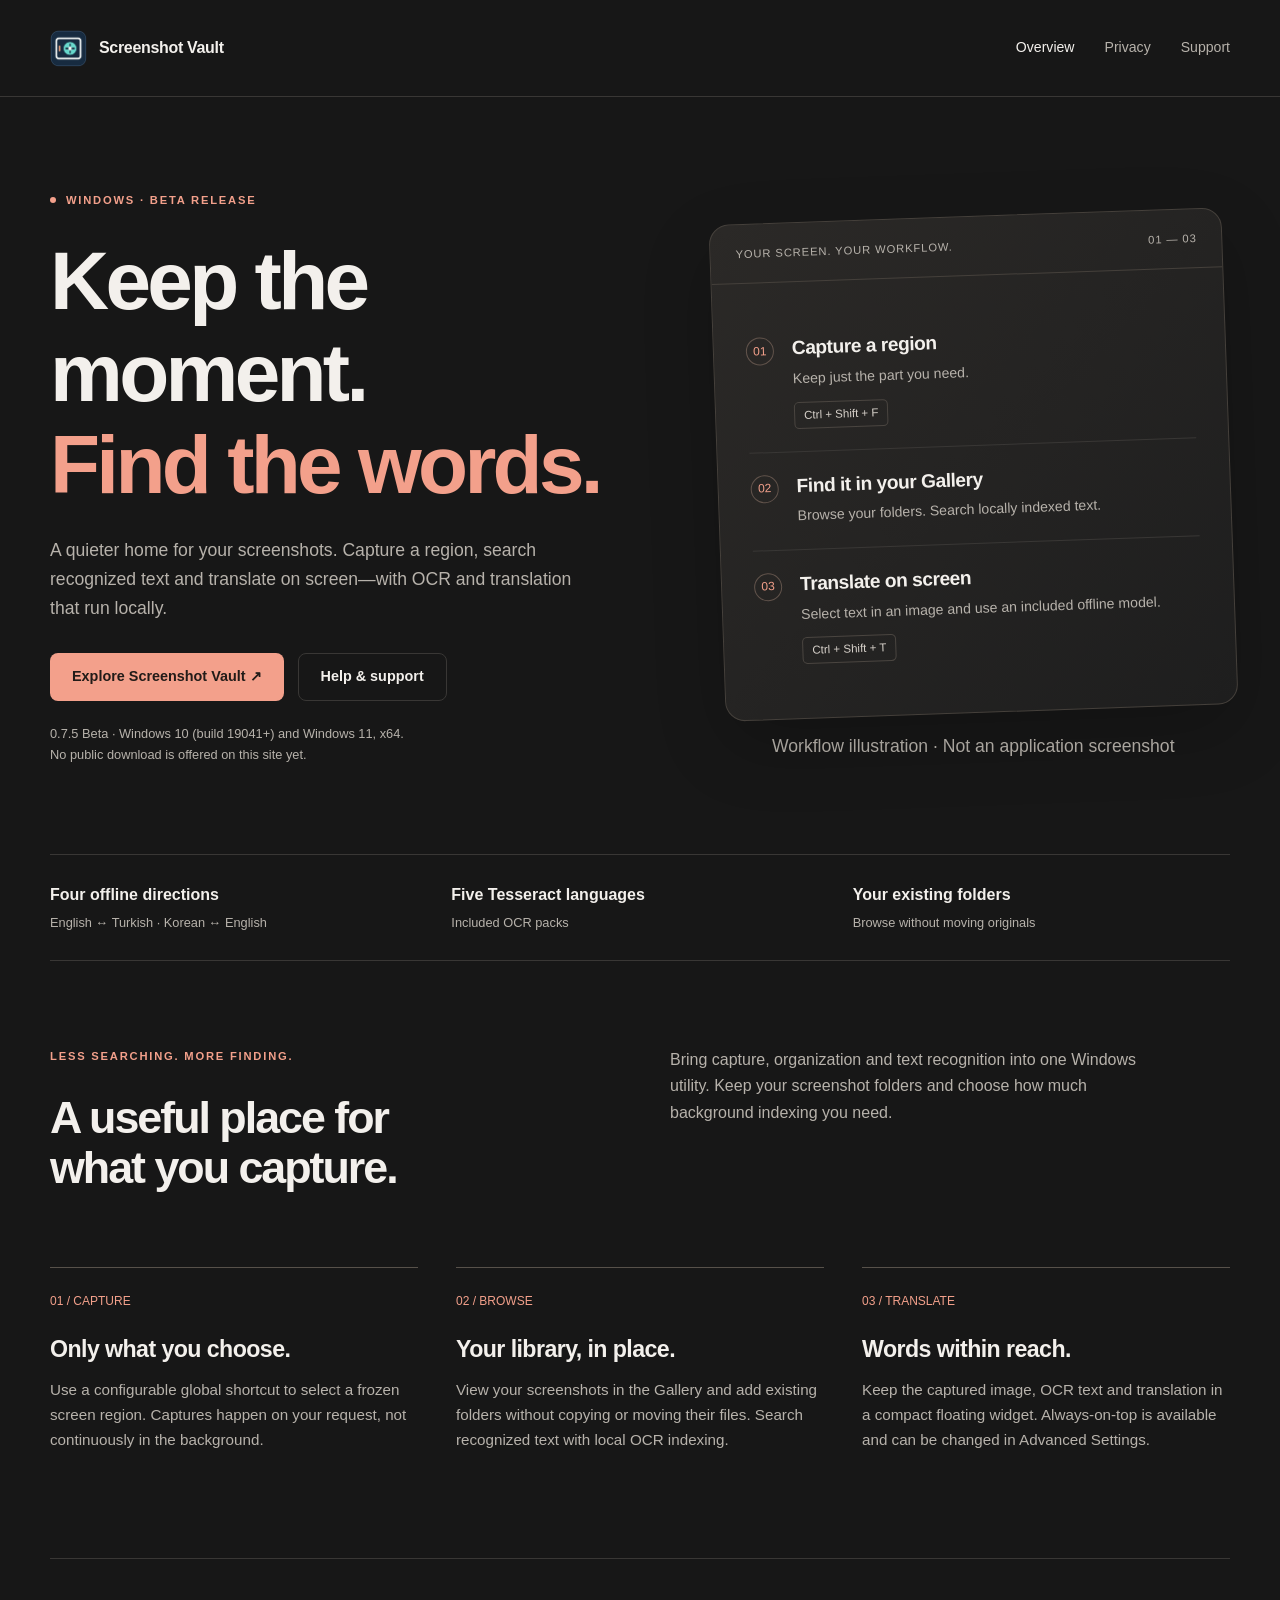
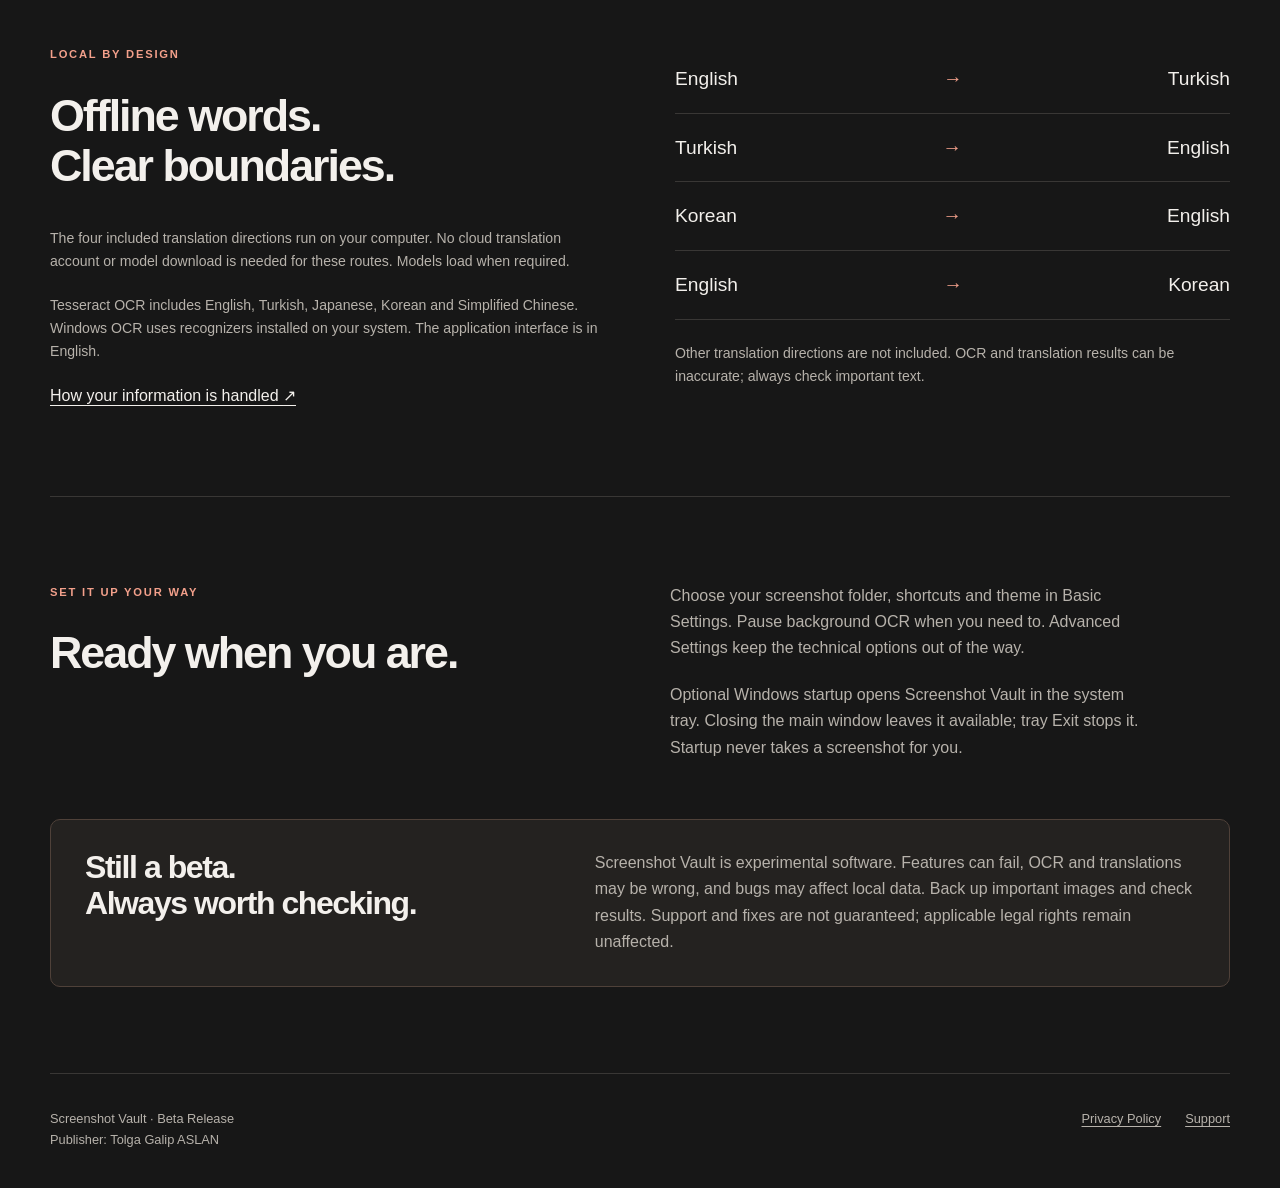
<file: index.html>
<!doctype html>
<html lang="en">
<head>
<meta charset="utf-8">
<meta name="viewport" content="width=device-width, initial-scale=1">
<meta name="description" content="A Windows screenshot Gallery with local OCR search and offline English/Turkish and Korean/English translation. Currently in Beta.">
<meta name="theme-color" content="#171717">
<title>Screenshot Vault — Screenshots, OCR &amp; offline translation</title>
<link rel="icon" type="image/png" href="assets/app-icon.png">
<link rel="stylesheet" href="styles.css">
</head>
<body>
<a class="skip" href="#main">Skip to content</a>
<header class="header"><nav class="nav wrap" aria-label="Main navigation">
<a class="brand" href="index.html"><img src="assets/app-icon.png" width="37" height="37" alt="">Screenshot Vault</a>
<div class="nav-links"><a href="index.html" aria-current="page">Overview</a><a href="privacy.html">Privacy</a><a href="support.html">Support</a></div>
</nav></header>
<main id="main" class="wrap">
<section class="hero" aria-labelledby="hero-title">
<div><div class="eyebrow"><span class="dot" aria-hidden="true"></span>Windows · Beta Release</div>
<h1 id="hero-title">Keep the moment.<br><span class="accent">Find the words.</span></h1>
<p>A quieter home for your screenshots. Capture a region, search recognized text and translate on screen—with OCR and translation that run locally.</p>
<div class="actions"><a class="button" href="#features">Explore Screenshot Vault <span aria-hidden="true">&nbsp;↗</span></a><a class="button secondary" href="support.html">Help &amp; support</a></div>
<p class="fine">0.7.5 Beta · Windows 10 (build 19041+) and Windows 11, x64.<br>No public download is offered on this site yet.</p></div>
<div><div class="workflow" aria-label="Illustrated local workflow, not an application screenshot">
<div class="workflow-top"><span>Your screen. Your workflow.</span><span>01 — 03</span></div>
<div class="workflow-body">
<div class="flow-step"><span class="step-number" aria-hidden="true">01</span><div><h3>Capture a region</h3><p>Keep just the part you need.</p><span class="shortcut">Ctrl + Shift + F</span></div></div>
<div class="flow-step"><span class="step-number" aria-hidden="true">02</span><div><h3>Find it in your Gallery</h3><p>Browse your folders. Search locally indexed text.</p></div></div>
<div class="flow-step"><span class="step-number" aria-hidden="true">03</span><div><h3>Translate on screen</h3><p>Select text in an image and use an included offline model.</p><span class="shortcut">Ctrl + Shift + T</span></div></div>
</div></div><p class="workflow-caption">Workflow illustration · Not an application screenshot</p></div>
</section>
<div class="facts"><div class="fact"><strong>Four offline directions</strong>English ↔ Turkish · Korean ↔ English</div><div class="fact"><strong>Five Tesseract languages</strong>Included OCR packs</div><div class="fact"><strong>Your existing folders</strong>Browse without moving originals</div></div>
<section class="section" id="features" aria-labelledby="features-title">
<div class="section-head"><div><div class="eyebrow">Less searching. More finding.</div><h2 id="features-title">A useful place for<br>what you capture.</h2></div><p>Bring capture, organization and text recognition into one Windows utility. Keep your screenshot folders and choose how much background indexing you need.</p></div>
<div class="features"><article class="feature"><div class="label">01 / CAPTURE</div><h3>Only what you choose.</h3><p>Use a configurable global shortcut to select a frozen screen region. Captures happen on your request, not continuously in the background.</p></article>
<article class="feature"><div class="label">02 / BROWSE</div><h3>Your library, in place.</h3><p>View your screenshots in the Gallery and add existing folders without copying or moving their files. Search recognized text with local OCR indexing.</p></article>
<article class="feature"><div class="label">03 / TRANSLATE</div><h3>Words within reach.</h3><p>Keep the captured image, OCR text and translation in a compact floating widget. Always-on-top is available and can be changed in Advanced Settings.</p></article></div>
</section>
<section class="section language-panel" aria-labelledby="languages-title"><div><div class="eyebrow">Local by design</div><h2 id="languages-title">Offline words.<br>Clear boundaries.</h2><p class="note">The four included translation directions run on your computer. No cloud translation account or model download is needed for these routes. Models load when required.</p><p class="note">Tesseract OCR includes English, Turkish, Japanese, Korean and Simplified Chinese. Windows OCR uses recognizers installed on your system. The application interface is in English.</p><a href="privacy.html">How your information is handled <span aria-hidden="true">↗</span></a></div>
<div><ul class="routes" aria-label="Included offline translation directions"><li>English <span aria-label="to">→</span> Turkish</li><li>Turkish <span aria-label="to">→</span> English</li><li>Korean <span aria-label="to">→</span> English</li><li>English <span aria-label="to">→</span> Korean</li></ul><p class="note" style="margin-top:22px">Other translation directions are not included. OCR and translation results can be inaccurate; always check important text.</p></div></section>
<section class="section" aria-labelledby="control-title"><div class="section-head"><div><div class="eyebrow">Set it up your way</div><h2 id="control-title">Ready when you are.</h2></div><div><p>Choose your screenshot folder, shortcuts and theme in Basic Settings. Pause background OCR when you need to. Advanced Settings keep the technical options out of the way.</p><p>Optional Windows startup opens Screenshot Vault in the system tray. Closing the main window leaves it available; tray Exit stops it. Startup never takes a screenshot for you.</p></div></div>
<div class="beta"><h2>Still a beta.<br>Always worth checking.</h2><p>Screenshot Vault is experimental software. Features can fail, OCR and translations may be wrong, and bugs may affect local data. Back up important images and check results. Support and fixes are not guaranteed; applicable legal rights remain unaffected.</p></div></section>
</main>
<footer class="footer wrap"><div>Screenshot Vault · Beta Release<br>Publisher: Tolga Galip ASLAN</div>
<div class="footer-links"><a href="privacy.html">Privacy Policy</a><a href="support.html">Support</a></div></footer>
</body></html>
</file>
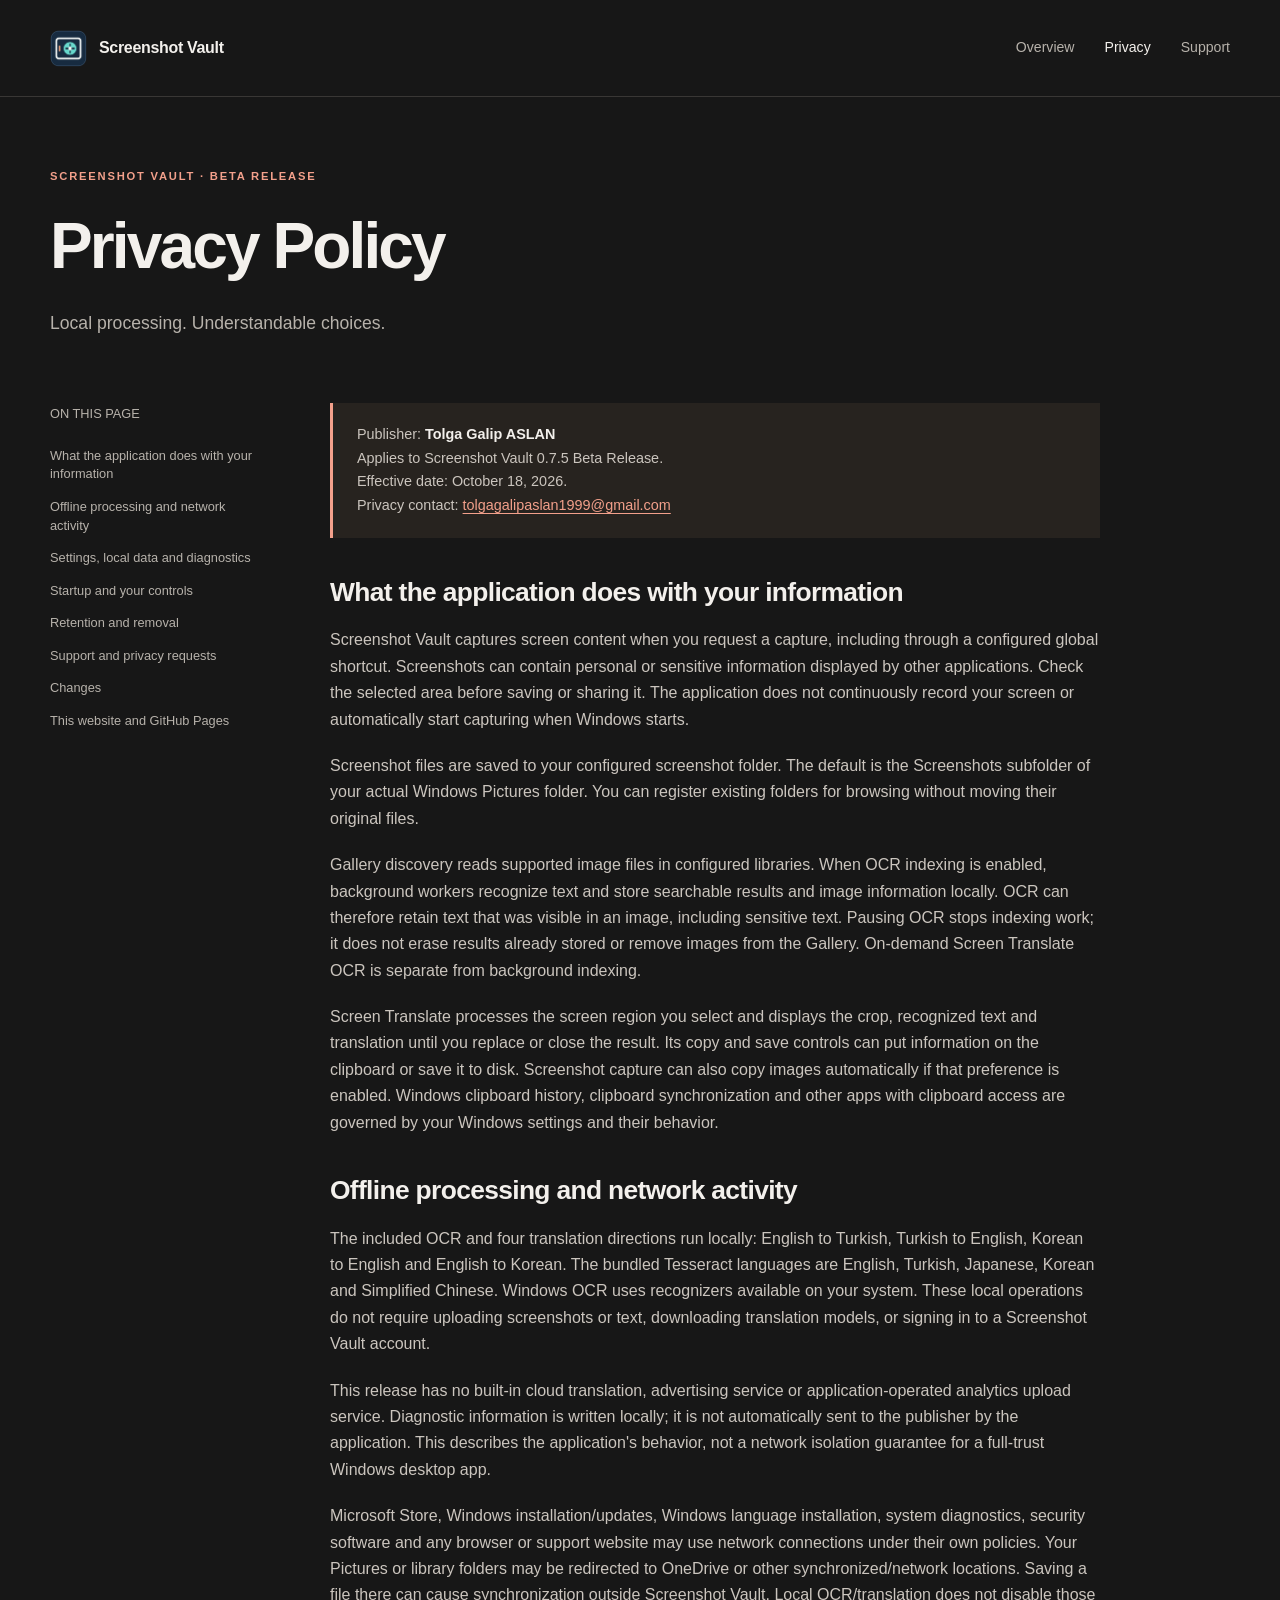
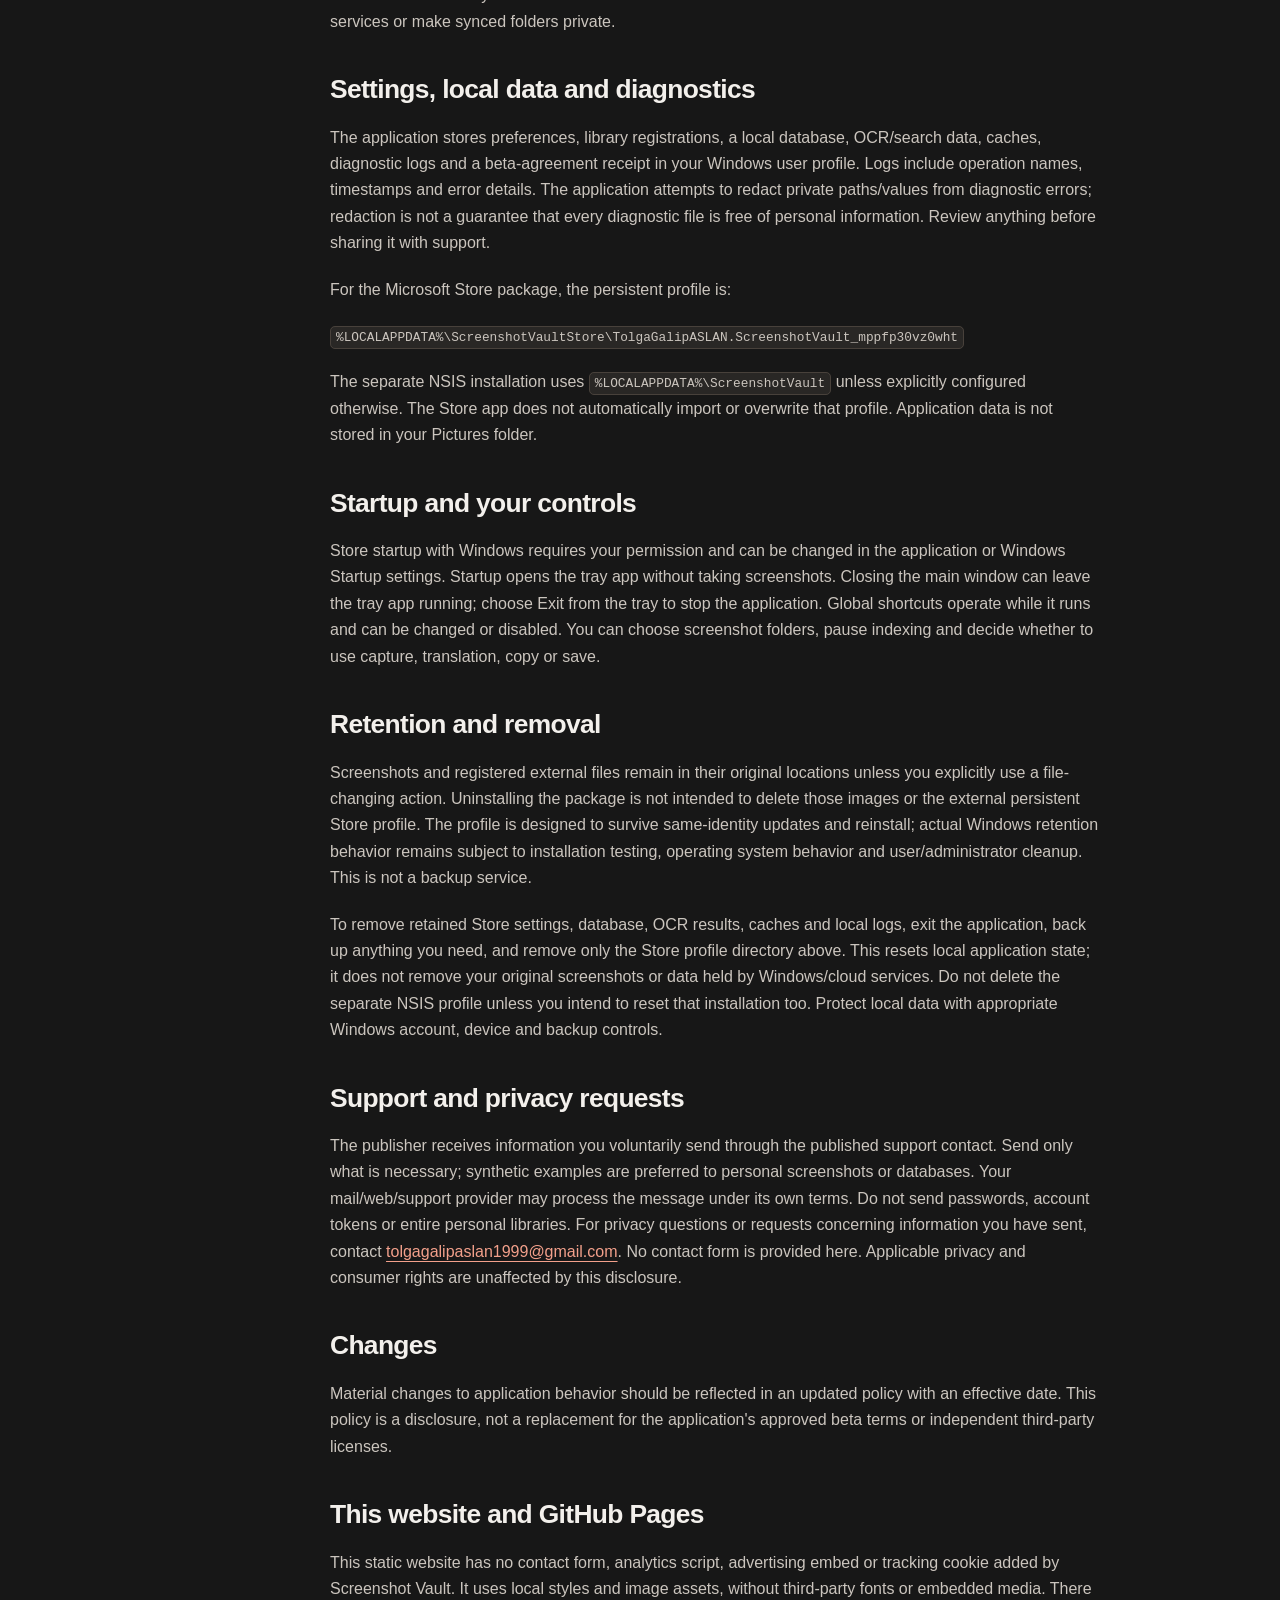
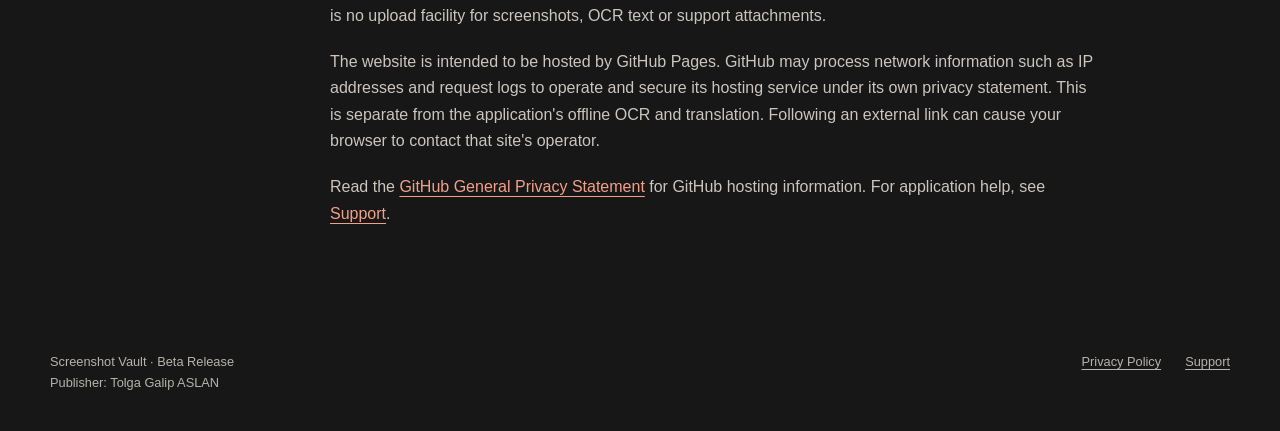
<file: privacy.html>
<!doctype html>
<html lang="en">
<head>
<meta charset="utf-8">
<meta name="viewport" content="width=device-width, initial-scale=1">
<meta name="description" content="How Screenshot Vault handles screenshots, local OCR, offline translations, settings and retained data.">
<meta name="theme-color" content="#171717">
<title>Privacy Policy — Screenshot Vault</title>
<link rel="icon" type="image/png" href="assets/app-icon.png">
<link rel="stylesheet" href="styles.css">
</head>
<body>
<a class="skip" href="#main">Skip to content</a>
<header class="header"><nav class="nav wrap" aria-label="Main navigation">
<a class="brand" href="index.html"><img src="assets/app-icon.png" width="37" height="37" alt="">Screenshot Vault</a>
<div class="nav-links"><a href="index.html">Overview</a><a href="privacy.html" aria-current="page">Privacy</a><a href="support.html">Support</a></div>
</nav></header>
<main id="main" class="wrap"><header class="page-intro"><div class="eyebrow">Screenshot Vault · Beta Release</div><h1>Privacy Policy</h1><p>Local processing. Understandable choices.</p></header><div class="document-layout"><aside class="toc" aria-label="On this page"><strong>ON THIS PAGE</strong><a href="#what-the-application-does-with-your-information">What the application does with your information</a><a href="#offline-processing-and-network-activity">Offline processing and network activity</a><a href="#settings-local-data-and-diagnostics">Settings, local data and diagnostics</a><a href="#startup-and-your-controls">Startup and your controls</a><a href="#retention-and-removal">Retention and removal</a><a href="#support-and-privacy-requests">Support and privacy requests</a><a href="#changes">Changes</a><a href="#this-website-and-github-pages">This website and GitHub Pages</a></aside><article class="prose" aria-label="Privacy Policy"><div class="notice"><p>Publisher: <strong>Tolga Galip ASLAN</strong><br>Applies to Screenshot Vault 0.7.5 Beta Release.<br>Effective date: October 18, 2026.<br>Privacy contact: <a href="mailto:tolgagalipaslan1999@gmail.com">tolgagalipaslan1999@gmail.com</a></p></div><h2 id="what-the-application-does-with-your-information">What the application does with your information</h2>
<p>Screenshot Vault captures screen content when you request a capture, including through a configured global shortcut. Screenshots can contain personal or sensitive information displayed by other applications. Check the selected area before saving or sharing it. The application does not continuously record your screen or automatically start capturing when Windows starts.</p>
<p>Screenshot files are saved to your configured screenshot folder. The default is the Screenshots subfolder of your actual Windows Pictures folder. You can register existing folders for browsing without moving their original files.</p>
<p>Gallery discovery reads supported image files in configured libraries. When OCR indexing is enabled, background workers recognize text and store searchable results and image information locally. OCR can therefore retain text that was visible in an image, including sensitive text. Pausing OCR stops indexing work; it does not erase results already stored or remove images from the Gallery. On-demand Screen Translate OCR is separate from background indexing.</p>
<p>Screen Translate processes the screen region you select and displays the crop, recognized text and translation until you replace or close the result. Its copy and save controls can put information on the clipboard or save it to disk. Screenshot capture can also copy images automatically if that preference is enabled. Windows clipboard history, clipboard synchronization and other apps with clipboard access are governed by your Windows settings and their behavior.</p>
<h2 id="offline-processing-and-network-activity">Offline processing and network activity</h2>
<p>The included OCR and four translation directions run locally: English to Turkish, Turkish to English, Korean to English and English to Korean. The bundled Tesseract languages are English, Turkish, Japanese, Korean and Simplified Chinese. Windows OCR uses recognizers available on your system. These local operations do not require uploading screenshots or text, downloading translation models, or signing in to a Screenshot Vault account.</p>
<p>This release has no built-in cloud translation, advertising service or application-operated analytics upload service. Diagnostic information is written locally; it is not automatically sent to the publisher by the application. This describes the application&#x27;s behavior, not a network isolation guarantee for a full-trust Windows desktop app.</p>
<p>Microsoft Store, Windows installation/updates, Windows language installation, system diagnostics, security software and any browser or support website may use network connections under their own policies. Your Pictures or library folders may be redirected to OneDrive or other synchronized/network locations. Saving a file there can cause synchronization outside Screenshot Vault. Local OCR/translation does not disable those services or make synced folders private.</p>
<h2 id="settings-local-data-and-diagnostics">Settings, local data and diagnostics</h2>
<p>The application stores preferences, library registrations, a local database, OCR/search data, caches, diagnostic logs and a beta-agreement receipt in your Windows user profile. Logs include operation names, timestamps and error details. The application attempts to redact private paths/values from diagnostic errors; redaction is not a guarantee that every diagnostic file is free of personal information. Review anything before sharing it with support.</p>
<p>For the Microsoft Store package, the persistent profile is:</p>
<p><code>%LOCALAPPDATA%\ScreenshotVaultStore\TolgaGalipASLAN.ScreenshotVault_mppfp30vz0wht</code></p>
<p>The separate NSIS installation uses <code>%LOCALAPPDATA%\ScreenshotVault</code> unless explicitly configured otherwise. The Store app does not automatically import or overwrite that profile. Application data is not stored in your Pictures folder.</p>
<h2 id="startup-and-your-controls">Startup and your controls</h2>
<p>Store startup with Windows requires your permission and can be changed in the application or Windows Startup settings. Startup opens the tray app without taking screenshots. Closing the main window can leave the tray app running; choose Exit from the tray to stop the application. Global shortcuts operate while it runs and can be changed or disabled. You can choose screenshot folders, pause indexing and decide whether to use capture, translation, copy or save.</p>
<h2 id="retention-and-removal">Retention and removal</h2>
<p>Screenshots and registered external files remain in their original locations unless you explicitly use a file-changing action. Uninstalling the package is not intended to delete those images or the external persistent Store profile. The profile is designed to survive same-identity updates and reinstall; actual Windows retention behavior remains subject to installation testing, operating system behavior and user/administrator cleanup. This is not a backup service.</p>
<p>To remove retained Store settings, database, OCR results, caches and local logs, exit the application, back up anything you need, and remove only the Store profile directory above. This resets local application state; it does not remove your original screenshots or data held by Windows/cloud services. Do not delete the separate NSIS profile unless you intend to reset that installation too. Protect local data with appropriate Windows account, device and backup controls.</p>
<h2 id="support-and-privacy-requests">Support and privacy requests</h2>
<p>The publisher receives information you voluntarily send through the published support contact. Send only what is necessary; synthetic examples are preferred to personal screenshots or databases. Your mail/web/support provider may process the message under its own terms. Do not send passwords, account tokens or entire personal libraries. For privacy questions or requests concerning information you have sent, contact <a href="mailto:tolgagalipaslan1999@gmail.com">tolgagalipaslan1999@gmail.com</a>. No contact form is provided here. Applicable privacy and consumer rights are unaffected by this disclosure.</p>
<h2 id="changes">Changes</h2>
<p>Material changes to application behavior should be reflected in an updated policy with an effective date. This policy is a disclosure, not a replacement for the application&#x27;s approved beta terms or independent third-party licenses.</p>
<h2 id="this-website-and-github-pages">This website and GitHub Pages</h2>
<p>This static website has no contact form, analytics script, advertising embed or tracking cookie added by Screenshot Vault. It uses local styles and image assets, without third-party fonts or embedded media. There is no upload facility for screenshots, OCR text or support attachments.</p>
<p>The website is intended to be hosted by GitHub Pages. GitHub may process network information such as IP addresses and request logs to operate and secure its hosting service under its own privacy statement. This is separate from the application&#x27;s offline OCR and translation. Following an external link can cause your browser to contact that site&#x27;s operator.</p><p>Read the <a href="https://docs.github.com/en/site-policy/privacy-policies/github-general-privacy-statement">GitHub General Privacy Statement</a> for GitHub hosting information. For application help, see <a href="support.html">Support</a>.</p></article></div></main>
<footer class="footer wrap"><div>Screenshot Vault · Beta Release<br>Publisher: Tolga Galip ASLAN</div>
<div class="footer-links"><a href="privacy.html">Privacy Policy</a><a href="support.html">Support</a></div></footer>
</body></html>
</file>
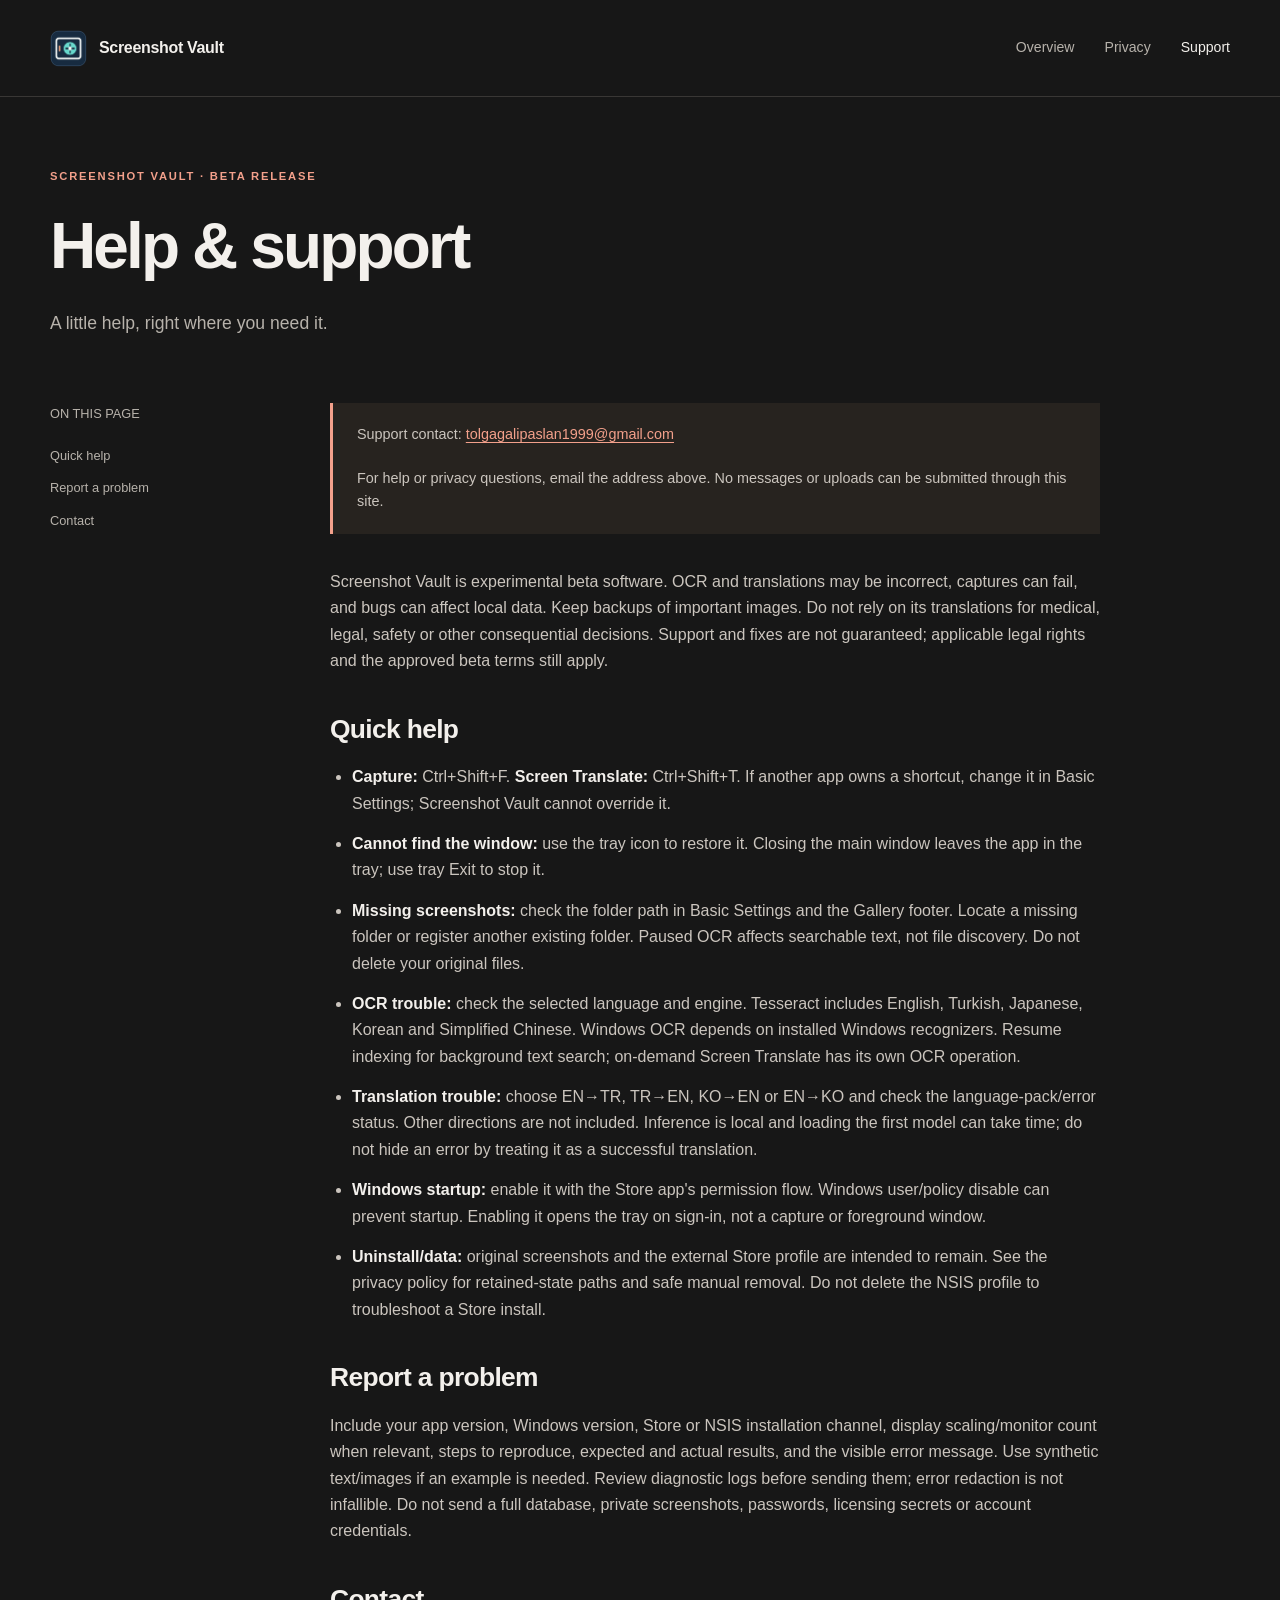
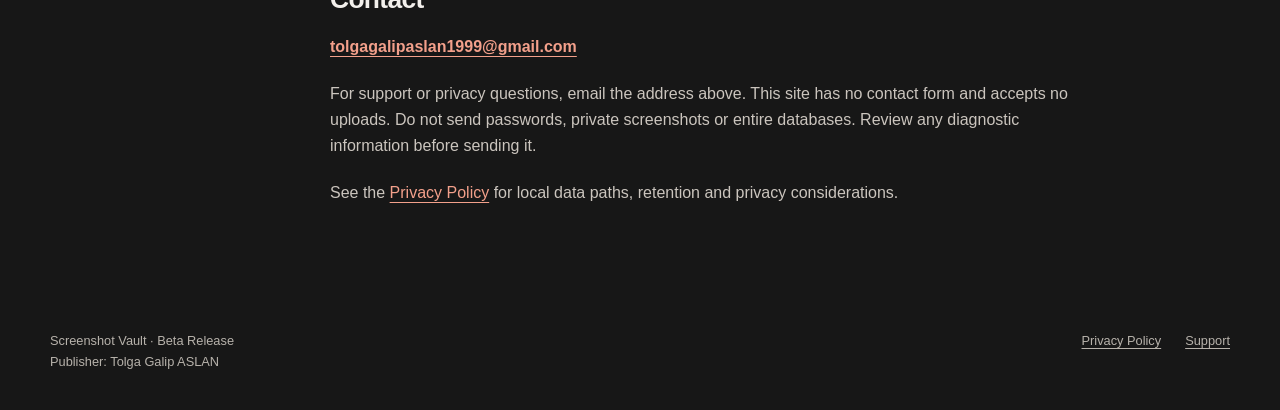
<file: support.html>
<!doctype html>
<html lang="en">
<head>
<meta charset="utf-8">
<meta name="viewport" content="width=device-width, initial-scale=1">
<meta name="description" content="Screenshot Vault beta troubleshooting, shortcut help and guidance for reporting problems without sharing private data.">
<meta name="theme-color" content="#171717">
<title>Help &amp; support — Screenshot Vault</title>
<link rel="icon" type="image/png" href="assets/app-icon.png">
<link rel="stylesheet" href="styles.css">
</head>
<body>
<a class="skip" href="#main">Skip to content</a>
<header class="header"><nav class="nav wrap" aria-label="Main navigation">
<a class="brand" href="index.html"><img src="assets/app-icon.png" width="37" height="37" alt="">Screenshot Vault</a>
<div class="nav-links"><a href="index.html">Overview</a><a href="privacy.html">Privacy</a><a href="support.html" aria-current="page">Support</a></div>
</nav></header>
<main id="main" class="wrap"><header class="page-intro"><div class="eyebrow">Screenshot Vault · Beta Release</div><h1>Help &amp; support</h1><p>A little help, right where you need it.</p></header><div class="document-layout"><aside class="toc" aria-label="On this page"><strong>ON THIS PAGE</strong><a href="#quick-help">Quick help</a><a href="#report-a-problem">Report a problem</a><a href="#contact">Contact</a></aside><article class="prose" aria-label="Help &amp; support"><div class="notice"><p>Support contact: <a href="mailto:tolgagalipaslan1999@gmail.com">tolgagalipaslan1999@gmail.com</a></p><p>For help or privacy questions, email the address above. No messages or uploads can be submitted through this site.</p></div><p>Screenshot Vault is experimental beta software. OCR and translations may be incorrect, captures can fail, and bugs can affect local data. Keep backups of important images. Do not rely on its translations for medical, legal, safety or other consequential decisions. Support and fixes are not guaranteed; applicable legal rights and the approved beta terms still apply.</p>
<h2 id="quick-help">Quick help</h2>
<ul><li><strong>Capture:</strong> Ctrl+Shift+F. <strong>Screen Translate:</strong> Ctrl+Shift+T. If another app owns a shortcut, change it in Basic Settings; Screenshot Vault cannot override it.</li><li><strong>Cannot find the window:</strong> use the tray icon to restore it. Closing the main window leaves the app in the tray; use tray Exit to stop it.</li><li><strong>Missing screenshots:</strong> check the folder path in Basic Settings and the Gallery footer. Locate a missing folder or register another existing folder. Paused OCR affects searchable text, not file discovery. Do not delete your original files.</li><li><strong>OCR trouble:</strong> check the selected language and engine. Tesseract includes English, Turkish, Japanese, Korean and Simplified Chinese. Windows OCR depends on installed Windows recognizers. Resume indexing for background text search; on-demand Screen Translate has its own OCR operation.</li><li><strong>Translation trouble:</strong> choose EN→TR, TR→EN, KO→EN or EN→KO and check the language-pack/error status. Other directions are not included. Inference is local and loading the first model can take time; do not hide an error by treating it as a successful translation.</li><li><strong>Windows startup:</strong> enable it with the Store app&#x27;s permission flow. Windows user/policy disable can prevent startup. Enabling it opens the tray on sign-in, not a capture or foreground window.</li><li><strong>Uninstall/data:</strong> original screenshots and the external Store profile are intended to remain. See the privacy policy for retained-state paths and safe manual removal. Do not delete the NSIS profile to troubleshoot a Store install.</li></ul>
<h2 id="report-a-problem">Report a problem</h2>
<p>Include your app version, Windows version, Store or NSIS installation channel, display scaling/monitor count when relevant, steps to reproduce, expected and actual results, and the visible error message. Use synthetic text/images if an example is needed. Review diagnostic logs before sending them; error redaction is not infallible. Do not send a full database, private screenshots, passwords, licensing secrets or account credentials.</p>
<h2 id="contact">Contact</h2>
<p><strong><a href="mailto:tolgagalipaslan1999@gmail.com">tolgagalipaslan1999@gmail.com</a></strong></p>
<p>For support or privacy questions, email the address above. This site has no contact form and accepts no uploads. Do not send passwords, private screenshots or entire databases. Review any diagnostic information before sending it.</p><p>See the <a href="privacy.html">Privacy Policy</a> for local data paths, retention and privacy considerations.</p></article></div></main>
<footer class="footer wrap"><div>Screenshot Vault · Beta Release<br>Publisher: Tolga Galip ASLAN</div>
<div class="footer-links"><a href="privacy.html">Privacy Policy</a><a href="support.html">Support</a></div></footer>
</body></html>
</file>
<file: styles.css>
@charset "UTF-8";
:root{color-scheme:dark;--bg:#171717;--panel:#202020;--line:#393735;--text:#f3f0ec;--muted:#b7b2ab;--accent:#f3a08b;--ink:#221b18;--max:1180px}
*{box-sizing:border-box}html{scroll-behavior:smooth;scroll-padding-top:6rem}body{margin:0;background:var(--bg);color:var(--text);font-family:Inter,"Segoe UI",Arial,sans-serif;font-size:16px;line-height:1.65;-webkit-font-smoothing:antialiased}a{color:inherit;text-underline-offset:.24em}a:hover{color:var(--accent)}a:focus-visible,summary:focus-visible{outline:3px solid var(--accent);outline-offset:6px}img{max-width:100%;height:auto}h1,h2,h3,p{margin-top:0}h1,h2,h3{line-height:1.12;font-weight:550;letter-spacing:-.045em}h1{font-size:clamp(3rem,6.4vw,5.8rem);margin-bottom:1.6rem}h2{font-size:clamp(2rem,3.5vw,3.2rem)}h3{font-size:1.35rem;letter-spacing:-.025em}p{margin-bottom:1.25rem}.wrap{width:min(var(--max),calc(100% - 72px));margin-inline:auto}.skip{position:absolute;top:-100px;left:24px;padding:12px 20px;background:var(--accent);color:var(--ink);z-index:5}.skip:focus{top:12px}.header{border-bottom:1px solid var(--line)}.nav{display:flex;align-items:center;justify-content:space-between;gap:24px;min-height:96px}.brand{display:inline-flex;align-items:center;gap:12px;font-weight:650;text-decoration:none;letter-spacing:-.02em;white-space:nowrap}.brand img{width:37px;height:37px}.nav-links{display:flex;gap:30px;align-items:center;font-size:.88rem}.nav-links a{text-decoration:none;color:var(--muted)}.nav-links a[aria-current=page]{color:var(--text)}.eyebrow{text-transform:uppercase;letter-spacing:.16em;font-size:.7rem;font-weight:650;color:var(--accent);display:flex;align-items:center;gap:10px;margin-bottom:26px}.dot{width:6px;height:6px;border-radius:50%;background:var(--accent);display:inline-block}.hero{padding:94px 0 68px;display:grid;grid-template-columns:1.15fr 1fr;gap:76px;align-items:center}.hero p{color:var(--muted);font-size:1.1rem;max-width:540px}.hero .accent{color:var(--accent)}.actions{display:flex;flex-wrap:wrap;gap:14px;margin:30px 0 22px}.button{display:inline-flex;min-height:48px;align-items:center;justify-content:center;padding:10px 22px;border-radius:8px;background:var(--accent);color:var(--ink);font-size:.9rem;font-weight:650;text-decoration:none}.button:hover{background:#ffc0ad;color:var(--ink)}.button.secondary{border:1px solid var(--line);color:var(--text);background:transparent}.button.secondary:hover{border-color:var(--accent)}.hero .fine{font-size:.8rem;color:var(--muted)}.workflow{background:linear-gradient(135deg,#2b2927,#1e1e1e);border:1px solid #45403b;border-radius:20px;box-shadow:0 25px 70px #0003;overflow:hidden;transform:rotate(-2deg)}.workflow-top{padding:20px 25px;border-bottom:1px solid #45403b;display:flex;justify-content:space-between;font-size:.7rem;color:var(--muted);letter-spacing:.08em;text-transform:uppercase}.workflow-body{padding:32px}.flow-step{display:flex;align-items:flex-start;gap:18px;padding:22px 0;border-bottom:1px solid var(--line)}.flow-step:last-child{border:0}.step-number{display:flex;width:28px;height:28px;flex:none;align-items:center;justify-content:center;border:1px solid #61534b;border-radius:50%;color:var(--accent);font-size:.75rem}.flow-step h3{font-size:1.2rem;margin:1px 0 9px}.flow-step p{font-size:.88rem;line-height:1.55;margin:0;color:var(--muted)}.shortcut{display:inline-block;margin-top:12px;font-size:.72rem;border:1px solid #4a4540;border-radius:5px;padding:3px 9px;color:#d8d2cb}.workflow-caption{margin:18px 0 0;text-align:center;color:var(--muted);font-size:.72rem}.facts{display:grid;grid-template-columns:repeat(3,1fr);border-block:1px solid var(--line);padding:27px 0;gap:24px}.fact{font-size:.8rem;color:var(--muted)}.fact strong{display:block;font-size:1rem;font-weight:550;color:var(--text);margin-bottom:4px}.section{padding:86px 0;border-bottom:1px solid var(--line)}.section-head{display:grid;grid-template-columns:1fr 1fr;gap:60px;margin-bottom:38px}.section-head p{color:var(--muted);max-width:470px}.features{display:grid;grid-template-columns:repeat(3,1fr);gap:38px}.feature{padding-top:24px;border-top:1px solid #57514a}.feature .label{color:var(--accent);font-size:.75rem;margin-bottom:24px}.feature h3{font-size:1.45rem;margin-bottom:15px}.feature p{font-size:.95rem;color:var(--muted)}.language-panel{display:grid;grid-template-columns:1fr 1fr;gap:70px}.routes{margin:0;padding:0;list-style:none}.routes li{display:flex;justify-content:space-between;align-items:center;padding:18px 0;border-bottom:1px solid var(--line);font-size:1.2rem}.routes li span{color:var(--accent)}.note{color:var(--muted);font-size:.88rem}.beta{padding:30px 34px;background:#242220;border:1px solid #4f4139;border-radius:10px;display:grid;grid-template-columns:1fr 1.3fr;gap:48px}.beta h2{font-size:2rem;margin-bottom:0}.beta p{color:var(--muted);margin:0}.footer{padding:34px 0 38px;display:flex;justify-content:space-between;gap:24px;color:var(--muted);font-size:.8rem}.footer-links{display:flex;gap:24px}.page-intro{padding:70px 0 45px;max-width:850px}.page-intro h1{font-size:clamp(2.8rem,5vw,4.4rem)}.page-intro p{color:var(--muted);font-size:1.1rem;max-width:690px}.document-layout{display:grid;grid-template-columns:210px minmax(0,770px);gap:70px;padding-bottom:70px}.toc{position:sticky;top:30px;align-self:start;font-size:.8rem}.toc strong{display:block;color:var(--muted);margin-bottom:16px;font-weight:500}.toc a{display:block;padding:7px 0;text-decoration:none;color:var(--muted);line-height:1.45}.toc a:hover{color:var(--accent)}.prose{min-width:0}.prose h2{font-size:1.65rem;margin:40px 0 20px;letter-spacing:-.025em}.prose h2:first-child{margin-top:0}.prose p,.prose li{color:#cbc5be}.prose ul{padding-left:22px}.prose li{margin-bottom:14px}.prose code{background:#292725;border:1px solid #48413b;border-radius:5px;padding:3px 5px;font-size:.8em;overflow-wrap:anywhere}.prose strong{color:var(--text);font-weight:600}.notice{background:#27231f;border-left:3px solid var(--accent);padding:20px 24px;margin-bottom:35px;font-size:.9rem;color:#d1c8bf}.notice p:last-child{margin-bottom:0}.help-grid{display:grid;grid-template-columns:repeat(2,1fr);gap:16px;margin:0 0 38px}.help-card{border:1px solid var(--line);background:var(--panel);border-radius:10px;padding:22px}.help-card h3{font-size:1.1rem;margin-bottom:10px}.help-card p{font-size:.87rem;margin:0}.prose a{color:var(--accent)}
@media(max-width:1000px){.hero{gap:35px;padding-top:70px}.document-layout{grid-template-columns:180px minmax(0,1fr);gap:40px}.workflow-body{padding:22px}.features{gap:25px}.language-panel{gap:40px}}
@media(max-width:740px){.wrap{width:calc(100% - 40px)}.nav{min-height:86px;flex-wrap:wrap;gap:12px;padding:18px 0}.brand{font-size:.95rem}.nav-links{gap:20px;font-size:.8rem}.hero{grid-template-columns:1fr;gap:35px;padding:48px 0}.hero h1{max-width:580px}.workflow{transform:none}.workflow-body{padding:14px 24px}.facts{grid-template-columns:1fr;gap:18px;padding:24px 0}.fact strong{display:inline;margin-right:12px}.section{padding:54px 0}.section-head,.features,.language-panel,.beta{grid-template-columns:1fr;gap:26px}.section-head{margin-bottom:25px}.feature .label{margin-bottom:15px}.beta{padding:25px}.footer{flex-direction:column;gap:14px}.document-layout{grid-template-columns:1fr;gap:28px;padding-bottom:40px}.toc{position:static;border-bottom:1px solid var(--line);padding-bottom:20px;display:flex;flex-wrap:wrap;gap:0 18px}.toc strong{width:100%;margin:0 0 8px}.page-intro{padding:48px 0 28px}.help-grid{grid-template-columns:1fr}}
@media(max-width:380px){.nav-links{width:100%;justify-content:space-between}.actions .button{width:100%}.brand img{width:30px;height:30px}h1{font-size:2.7rem}}
@media(prefers-reduced-motion:reduce){html{scroll-behavior:auto}}
@media(forced-colors:active){.button,.notice,.help-card,.workflow,.shortcut{border:1px solid CanvasText}.step-number{color:CanvasText}.dot{background:CanvasText}}
@media print{body{background:white;color:black}.nav,.toc,.actions,.footer-links{display:none}.wrap{width:100%}.prose p,.prose li,.note,.footer{color:black}.document-layout{display:block}.page-intro{padding:20px 0}.notice{background:white;color:black;border:1px solid black}.prose code{color:black;background:white}a{color:black}.workflow{box-shadow:none;transform:none}}
</file>
